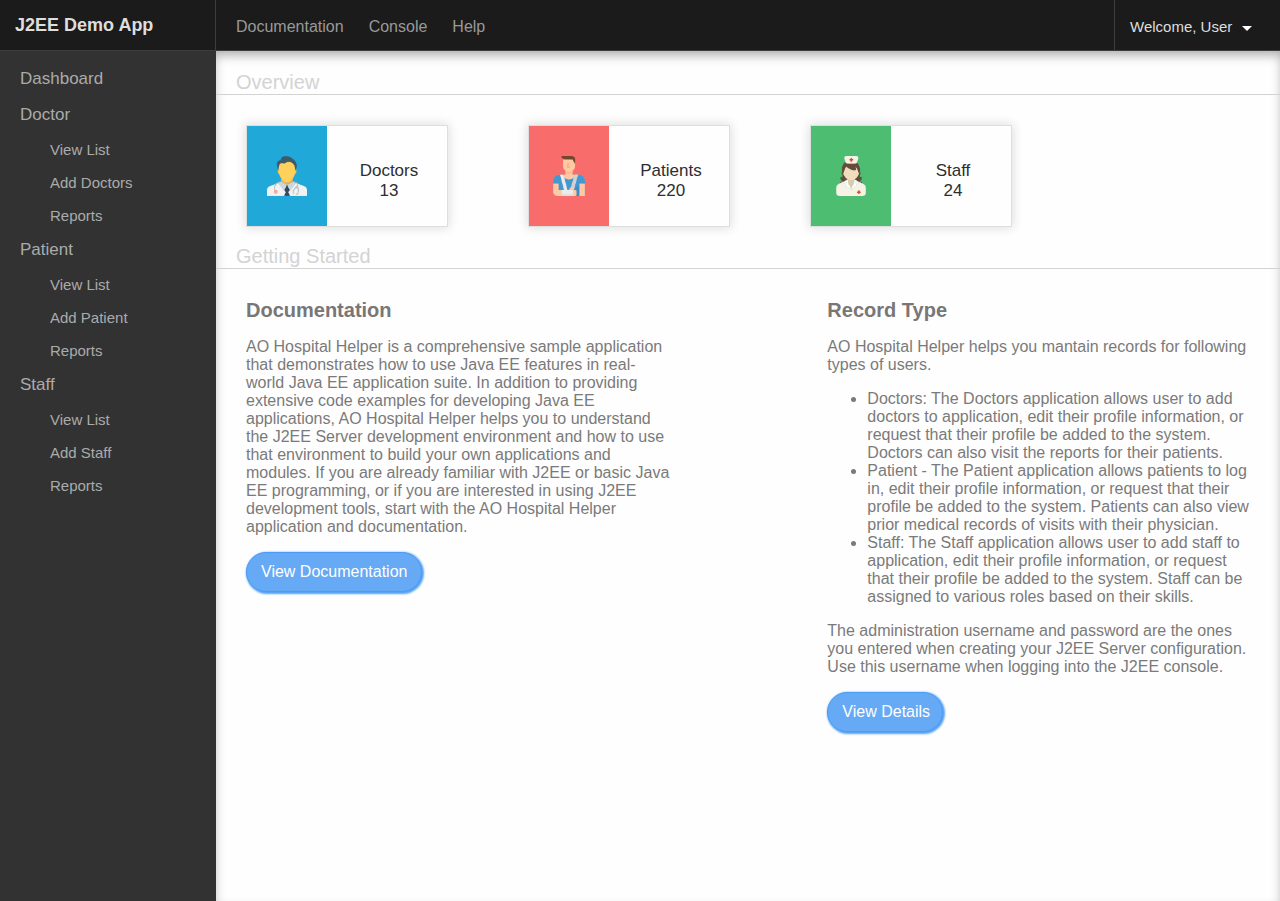
<file: index.html>
<!DOCTYPE html>
<html>
<head>
  <title>Welcome to J2EE Sample Demo Apps </title>
  <link rel="stylesheet" href="main.css" />
</head>
<body>

    <header>
        <div class="app-name">J2EE Demo App</div>
        <div class="menu">
            <div>Documentation</div>
            <div>Console</div>
            <div>Help</div>
        </div>
        <div class="user-name">Welcome, User</div>
    </header>

    <section class="container">
        <section class="left-menu">
            <div class="item-header" id="dash">Dashboard</div>
            <div class="item-header">Doctor</div>
            <div class="item-obj" id="view-doc">
                <a href="doctor_view.jsp">View List</a>
            </div>
            <div class="item-obj" id="add-doc">
                <a href="insert_doctor.html">Add Doctors</a>
            </div>
            <div class="item-obj" id="report-doc">
                <a href="simple.jsp">Reports</a>
            </div>
            <div class="item-header">Patient</div>
            <div class="item-obj" id="view-pat">
			  <a href="patient_view.jsp">View List</a>
			</div>
            <div class="item-obj" id="add-pat">
			 <a href="insert_patient.html">Add Patient</a>
			 </div>
            <div class="item-obj" id="report-pat">Reports</div>
            
			<div class="item-header">Staff</div>
            <div class="item-obj" id="view-pat">
			 <a href="staff_view.jsp">View List</a>
			 </div>
            <div class="item-obj" id="add-pat">
			 <a href="insert_staff.html">Add Staff</a>
			 </div>
            <div class="item-obj" id="report-pat">Reports</div>
        </section>
        <section class="content">
            <div class="heading">Overview</div>

            <div class="mini-block-container">
                <div class="min-block docs">
                    <div class="col">
                        <img src="doctor.png">
                    </div>
                    <div class="details">
                        <div>Doctors</div>
                        <div>13</div>
                    </div>
                </div>

                <div class="min-block pats">
                    <div class="col">
                        <img src="patient.png">
                    </div>
                    <div class="details">
                        <div>Patients</div>
                        <div>220</div>
                    </div>
                </div>

                <div class="min-block staff">
                    <div class="col">
                        <img src="nurse.png">
                    </div>
                    <div class="details">
                        <div>Staff</div>
                        <div>24</div>
                    </div>
                </div>
            </div>

            <div class="heading start">Getting Started</div>

            <div class="start-container">
                <div class="docs">
                    <div class="header">Documentation</div>
                    <p>
                        AO Hospital Helper is a comprehensive sample application that demonstrates how to use Java EE features in real-world Java EE application suite. In addition to providing extensive code examples for developing Java EE applications, AO Hospital Helper helps you to understand the J2EE Server development environment and how to use that environment to build your own applications and modules. If you are already familiar with J2EE or basic Java EE programming, or if you are interested in using J2EE development tools, start with the AO Hospital Helper application and documentation.
                    </p>

                    <div class="btn">View Documentation</div>
                </div>
                <div class="users">
                    <div class="header">Record Type</div>

                    <p>
                        AO Hospital Helper helps you mantain records for following types of users.
                    </p>
                    <ul>
                        <li>Doctors: The Doctors application allows user to add doctors to application, edit their profile information, or request that their profile be added to the system. Doctors can also visit the reports for their patients.</li>
                        <li>Patient - The Patient application allows patients to log in, edit their profile information, or request that their profile be added to the system. Patients can also view prior medical records of visits with their physician.</li>
                        <li>Staff: The Staff application allows user to add staff to application, edit their profile information, or request that their profile be added to the system. Staff can be assigned to various roles based on their skills.</li>
                    </ul>

                    <p>The administration username and password are the ones you entered when creating your J2EE Server configuration. Use this username when logging into the J2EE console.</p>

                    <div class="btn details">View Details</div>

                </div>
            </div>

        </section>
    </section>

	<script src="https://cdnjs.cloudflare.com/ajax/libs/jquery/3.3.1/jquery.min.js"></script>
	<script>
	$(function() {
            $('.left-menu .item-obj').click(function(e) {
                e.preventDefault();
                $( '.left-menu .active' ).removeClass( 'active' );
                $( '.content' ).load( $( this ).find( 'a:first' ).attr( 'href' ) );
                $( this ).addClass( 'active' );

            });

            $('#dash').click(function(e) {
                e.preventDefault();
                $( '.left-menu .active' ).removeClass( 'active' );
                $( this ).addClass( 'active' );

            });
			
			$('#addDoctor').on( 'click', function () {
                console.log( '@@@@@@@@' );
                var form = {
                    firstname: $( 'input[name="firstname"]' ).val(),
                    lastname: $( 'input[name="lastname"]' ).val(),
                    Specialization: $( 'input[name="Specialization"]' ).val(),
                };

                $.ajax({
                    type: 'post',
                    url: 'insert_doctor_detail.jsp',
                    data: form,
                    success: function () {
                        alert( 'Success' );
                    },
                    error: function () {
                        alert( 'Error' );
                    }
                });

                return false;

            });
			
			
			
        });	
		</script>
</body>
</html>
</file>
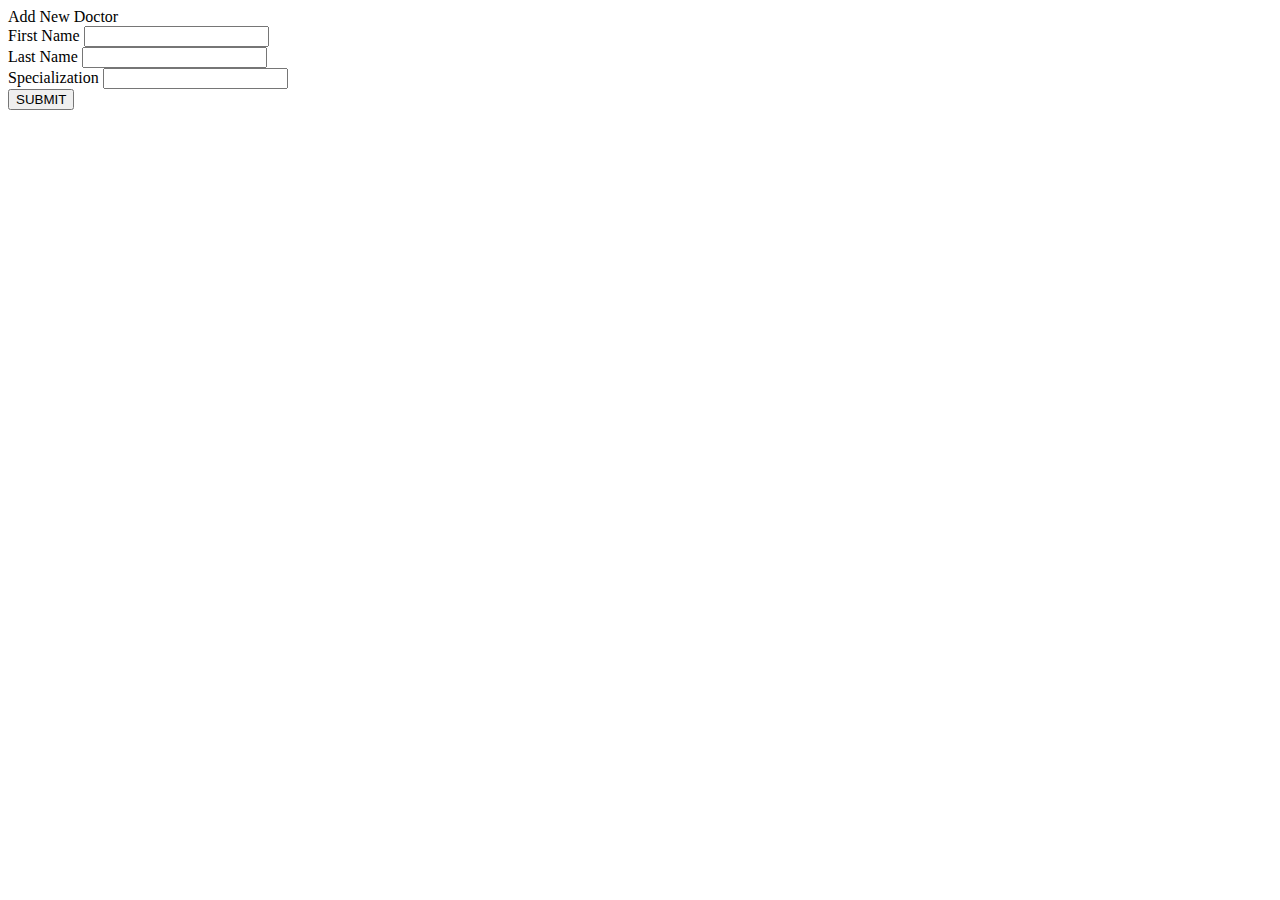
<file: insert_doctor.html>
<!DOCTYPE html>
<html>
    <body>
        <div class="heading">Add New Doctor</div>

        <div class="form-container">
            <div class="row">
                <label>First Name</label>
                <input type="text" name="firstname">
            </div>

            <div class="row">
                <label>Last Name</label>
                <input type="text" name="lastname">
            </div>

            <div class="row">
                <label>Specialization</label>
                <input type="text" name="Specialization">
            </div>

            <input type="submit" value="SUBMIT" id="addDoctor">
        </div>

        <div class="backdrop-image">
        </div>

        <script>
        $(function() {
            $('#addDoctor').on( 'click', function () {
                var form = {
                    firstname: $( 'input[name="firstname"]' ).val(),
                    lastname: $( 'input[name="lastname"]' ).val(),
                    Specialization: $( 'input[name="Specialization"]' ).val(),
                };

                if ( form.firstname && form.lastname && form.Specialization ) {
                    $.ajax({
                        type: 'post',
                        url: 'insert_doctor_detail.jsp',
                        data: form,
                        success: function () {
                            alert( 'Success' );
                            $( 'input[name="firstname"]' ).val( '' );
                            $( 'input[name="lastname"]' ).val( '' );
                            $( 'input[name="Specialization"]' ).val( '' );
                            $( '.success-block' ).show();
                        },
                        error: function ( resp ) {
                            $( '.error-block' ).text('Error adding the doctor.');
                            $( '.error-block' ).show();
                        }
                    });
                } else {
                    $( '.error-block' ).text('One or more fields are empty.');
                    $( '.error-block' ).show();
                }


                return false;

            });
        } );
        </script>
    </body>
</html>
</file>
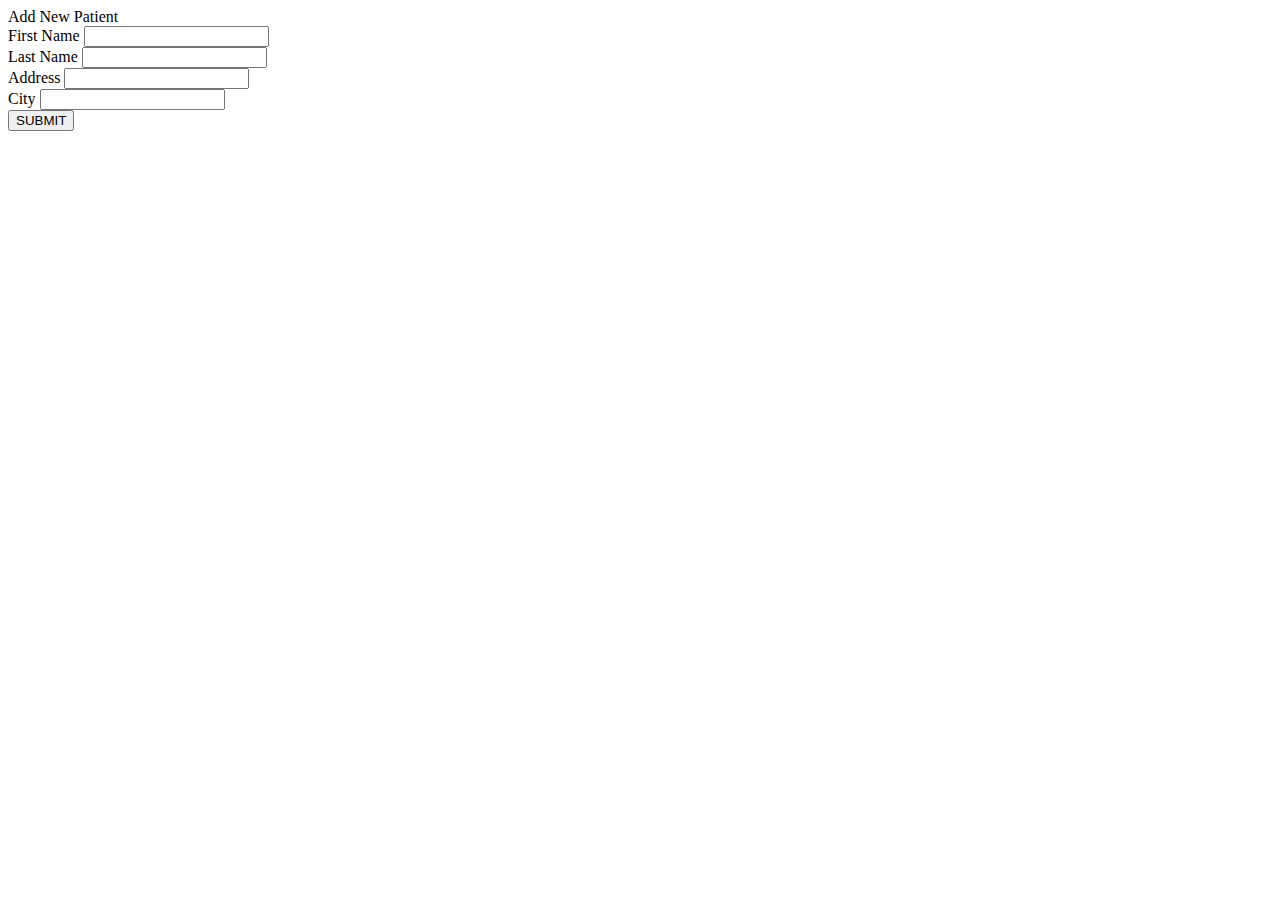
<file: insert_patient.html>
<!DOCTYPE html>
<html>
    <body>
        <div class="heading">Add New Patient</div>

        <div class="form-container">
            <div class="row">
                <label>First Name</label>
                <input type="text" name="firstname">
            </div>

            <div class="row">
                <label>Last Name</label>
                <input type="text" name="lastname">
            </div>

            <div class="row">
                <label>Address</label>
                <input type="text" name="address">
            </div>
		<div class="row">
                <label>City</label>
                <input type="text" name="city">
            </div>

			
            <input type="submit" value="SUBMIT" id="addPatient">
        </div>

        <div class="backdrop-image">
        </div>

        <script>
        $(function() {
            $('#addPatient').on( 'click', function () {
                var form = {
                    firstname: $( 'input[name="firstname"]' ).val(),
                    lastname: $( 'input[name="lastname"]' ).val(),
                    address: $( 'input[name="address"]' ).val(),
					city: $( 'input[name="city"]' ).val()
                };

                if ( form.firstname && form.lastname && form.address  && form.city ) {
                    $.ajax({
                        type: 'post',
                        url: 'insert_patient_detail.jsp',
                        data: form,
                        success: function () {
                            alert( 'Success' );
                            $( 'input[name="firstname"]' ).val( '' );
                            $( 'input[name="lastname"]' ).val( '' );
                            $( 'input[name="address"]' ).val( '' );
							$( 'input[name="city"]' ).val( '' );
							$( '.success-block' ).show();
                        },
                        error: function ( resp ) {
                            $( '.error-block' ).text('Error adding the doctor.');
                            $( '.error-block' ).show();
                        }
                    });
                } else {
                    $( '.error-block' ).text('One or more fields are empty.');
                    $( '.error-block' ).show();
                }


                return false;

            });
        } );
        </script>
    </body>
</html>
</file>
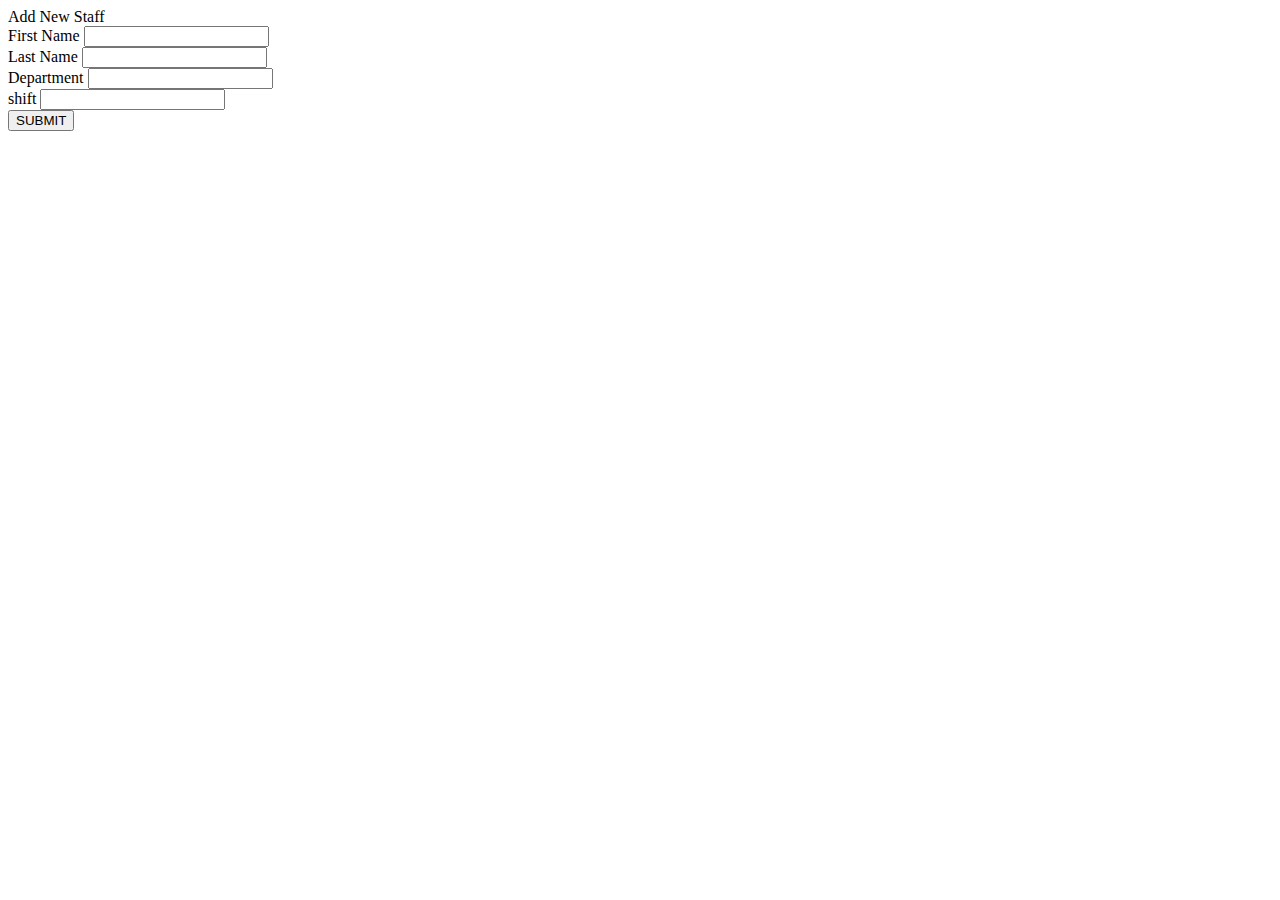
<file: insert_staff.html>
<!DOCTYPE html>
<html>
    <body>
        <div class="heading">Add New Staff</div>

        <div class="form-container">
            <div class="row">
                <label>First Name</label>
                <input type="text" name="firstname">
            </div>

            <div class="row">
                <label>Last Name</label>
                <input type="text" name="lastname">
            </div>

            <div class="row">
                <label>Department</label>
                <input type="text" name="department">
            </div>
		<div class="row">
                <label>shift</label>
                <input type="text" name="shift">
            </div>

			
            <input type="submit" value="SUBMIT" id="addStaff">
        </div>

        <div class="backdrop-image">
        </div>

        <script>
        $(function() {
            $('#addStaff').on( 'click', function () {
                var form = {
                    firstname: $( 'input[name="firstname"]' ).val(),
                    lastname: $( 'input[name="lastname"]' ).val(),
                    department: $( 'input[name="department"]' ).val(),
					shift: $( 'input[name="shift"]' ).val()
                };

                if ( form.firstname && form.lastname && form.department && form.shift ) {
                    $.ajax({
                        type: 'post',
                        url: 'insert_staff_detail.jsp',
                        data: form,
                        success: function () {
                            alert( 'Success' );
                            $( 'input[name="firstname"]' ).val( '' );
                            $( 'input[name="lastname"]' ).val( '' );
                            $( 'input[name="department"]' ).val( '' );
							$( 'input[name="shift"]' ).val( '' );
							$( '.success-block' ).show();
                        },
                        error: function ( resp ) {
                            $( '.error-block' ).text('Error adding the doctor.');
                            $( '.error-block' ).show();
                        }
                    });
                } else {
                    $( '.error-block' ).text('One or more fields are empty.');
                    $( '.error-block' ).show();
                }


                return false;

            });
        } );
        </script>
    </body>
</html>
</file>
<file: main.css>
body
{
    width: 100vw;
    height: 100vh;
    padding: 0;
    margin: 0;
    font-family: sans-serif;
    position: absolute;
    -webkit-font-smoothing: antialiased;
    overflow-x: hidden;
}

header
{
    height: 50px;
    background: #1b1b1b;
    width: 100%;
    display: flex;
    border-bottom: 1px solid #3d3d3d;
    color: #dedede;
}

.app-name
{
    font-size: 18px;
    flex: 0 0 200px;
    padding-top: 15px;
    padding-left: 15px;
    border-right: 1px solid #3d3d3d;
    font-weight: 600;
}

.menu
{
    flex: 1 0 auto;
    display: flex;
    padding-left: 20px;
}

.menu >div
{
    color: #999999;
    margin-right: 25px;
    padding-top: 18px;
    cursor: pointer;
}

.menu >div:hover
{
    color: #fff;
}

.user-name
{
    font-size: 15px;
    flex: 0 0 150px;
    padding-top: 18px;
    padding-left: 15px;
    border-left: 1px solid #3d3d3d;
    position: relative;
}

.user-name::after
{
    position: absolute;
    content: '';
    width: 0;
    height: 0;
    border-left: 5px solid transparent;
    border-right: 5px solid transparent;
    border-top: 5px solid #fff;
    margin-top: 8px;
    margin-left: 10px;
}

.container
{
    width: 100%;
    height: calc(100% - 50px);
    display: flex;
    overflow-y: hidden;
}

.left-menu
{
    flex: 0 0 216px;
    background: #323232;
    color: #ababab;
    padding-top: 10px;
    overflow-y: auto;
    height: 100%;
}

.item-header,
.item-obj
{
    padding-top: 8px;
    padding-bottom: 8px;
}

.left-menu .item-header
{
    padding-left: 20px;
    font-size: 17px;
}

.left-menu .item-obj
{
    padding-left: 50px;
    font-size: 15px;
    cursor: pointer;
}

.left-menu .item-obj:hover
{
    background: #bcb0e1;
    color: #fff;
}

.left-menu .item-obj a
{
    text-decoration: none;
    color: inherit;
}

#dash
{
    cursor: pointer;
}

.active
{
    background: #9982e1;
    color: #fff;
}

.content
{
    flex: 1 0 auto;
    background: #fefefe;
    overflow-y: auto;
    height: 100%;
    width: calc(100% - 216px);
    box-shadow: 0px 6px 11px -2px #aaa inset
}

.heading
{
    font-size: 20px;
    font-weight: 400;
    color: #d3d3d3;
    border-bottom: 1px solid #d3d3d3;
    padding-top: 20px;
    padding-left: 20px;
}

.heading.start
{
    margin-top: 30px;
}

.mini-block-container
{
    height: 100px;
    display: flex;
    flex-direction: row;
}

.min-block
{
    height: 100px;
    flex: 0 0 200px;
    border: 1px solid #dedede;
    text-align: left;
    margin-right: 50px;
    margin-left: 30px;
    margin-top: 30px;
    box-shadow: 0 0 10px 1px #dedede;
}

.min-block.docs .col,
.min-block.pats .col,
.min-block.staff .col
{
    width: 80px;
    height: 100%;
    display: inline-block;
}

.min-block.docs .details,
.min-block.pats .details,
.min-block.staff .details
{
    display: inline-block;
    text-align: center;
    width: 115px;
    position: relative;
    top: 30px;
    color: #2e2e31;
    font-size: 17px;
    font-weight: 500;
}

.min-block.docs .col
{
    background: #20a8d8;
}

.min-block.docs .col img,
.min-block.pats .col img,
.min-block.staff .col img
{
    width: 40px;
    height: 40px;
    position: relative;
    top: 30px;
    left: 20px;
}

.min-block.pats .col
{
    background: #f86c6b;
}

.min-block.staff .col
{
    background: #4dbd72;
}

.start-container
{
    display: flex;
}

.start-container .docs
{
    flex: 0 0 40%;
    margin-right: 9%;
    padding: 30px;
}

.start-container .docs .header,
.start-container .users .header
{
    font-size: 20px;
    color: #787676;
    font-weight: 600;
    -webkit-font-smoothing: none;
}

.start-container .docs p,
.start-container .users p
{
    color: #7a7a7a;
    -webkit-font-smoothing: none;
    font-weight: 500;
}


.start-container .users
{
    flex: 0 0 40%;
    padding: 30px;
}

.start-container .users ul li
{
    color: #7a7a7a;
    -webkit-font-smoothing: none;
    font-weight: 500;
}

.btn
{
    width: auto;
    padding: 10px;
    padding-left: 14px;
    background: #66a9f4;
    border: 1px solid #4a9cf6;
    border-radius: 30px;
    width: 150px;
    box-shadow: 1px 1px 2px 1px #53a1f6;
    color: #fff;
}

.btn.details
{
    width: 90px;
}


.list-container
{
    padding: 20px;
}

.list-container .row
{
    display: flex;
    padding: 10px 10px;
}

.list-container .row.head
{
    background: #f3f3f3;
    color: #a3a3a3;
}

.list-container .row .item
{
    flex-grow: 1;
    flex-basis: 0;
}

.item-list
{
    max-height: 300px;
    overflow-y: auto;
    box-shadow: 1px 5px 4px -4px #aaa;
}

.item-list .row
{
    color: #555;
}

.item-list .row:nth-child(2n) {
    background: #f6fafd;
}

.form-container
{
    padding: 20px;
}

.form-container .row
{
    height: 50px;
}

.form-container .row label
{
    color: #999;
    width: 150px;
    display: inline-block;
}

.form-container .row input
{
    height: 30px;
    width: 150px;
    border-radius: 2px;
    box-shadow: none;
    outline: none;
    border: 1px solid #dedede;
    color: #777;
    padding-left: 10px;
    font-size: 13px;
}

.form-container input[type="submit"]
{
    width: auto;
    padding: 10px;
    padding-left: 14px;
    background: #66a9f4;
    border: 1px solid #4a9cf6;
    border-radius: 30px;
    width: 80px;
    box-shadow: 1px 1px 2px 1px #53a1f6;
    color: #fff;
    cursor: pointer;
    letter-spacing: 1.2px;
}

.backdrop-image
{
    position: absolute;
    width: 600px;
    height: 400px;
    background-image: url("add_doctor.png");
    right: 0;
    background-repeat: no-repeat;
    top: 100px;
    opacity: 0.1;
}

.error-block
{
    width: 300px;
    height: 30px;
    background: #ffc5c5;
    border-radius: 8px;
    padding-top: 13px;
    padding-left: 14px;
    color: #fd7070;
    border: 1px solid #fd7070;
    margin-bottom: 10px;
    display: none;
}

.success-block
{
    width: 300px;
    height: 30px;
    background: #d2ffcd;
    border-radius: 8px;
    padding-top: 13px;
    padding-left: 14px;
    color: #75e769;
    border: 1px solid #75e769;
    margin-bottom: 10px;
    display: none;
}
</file>
